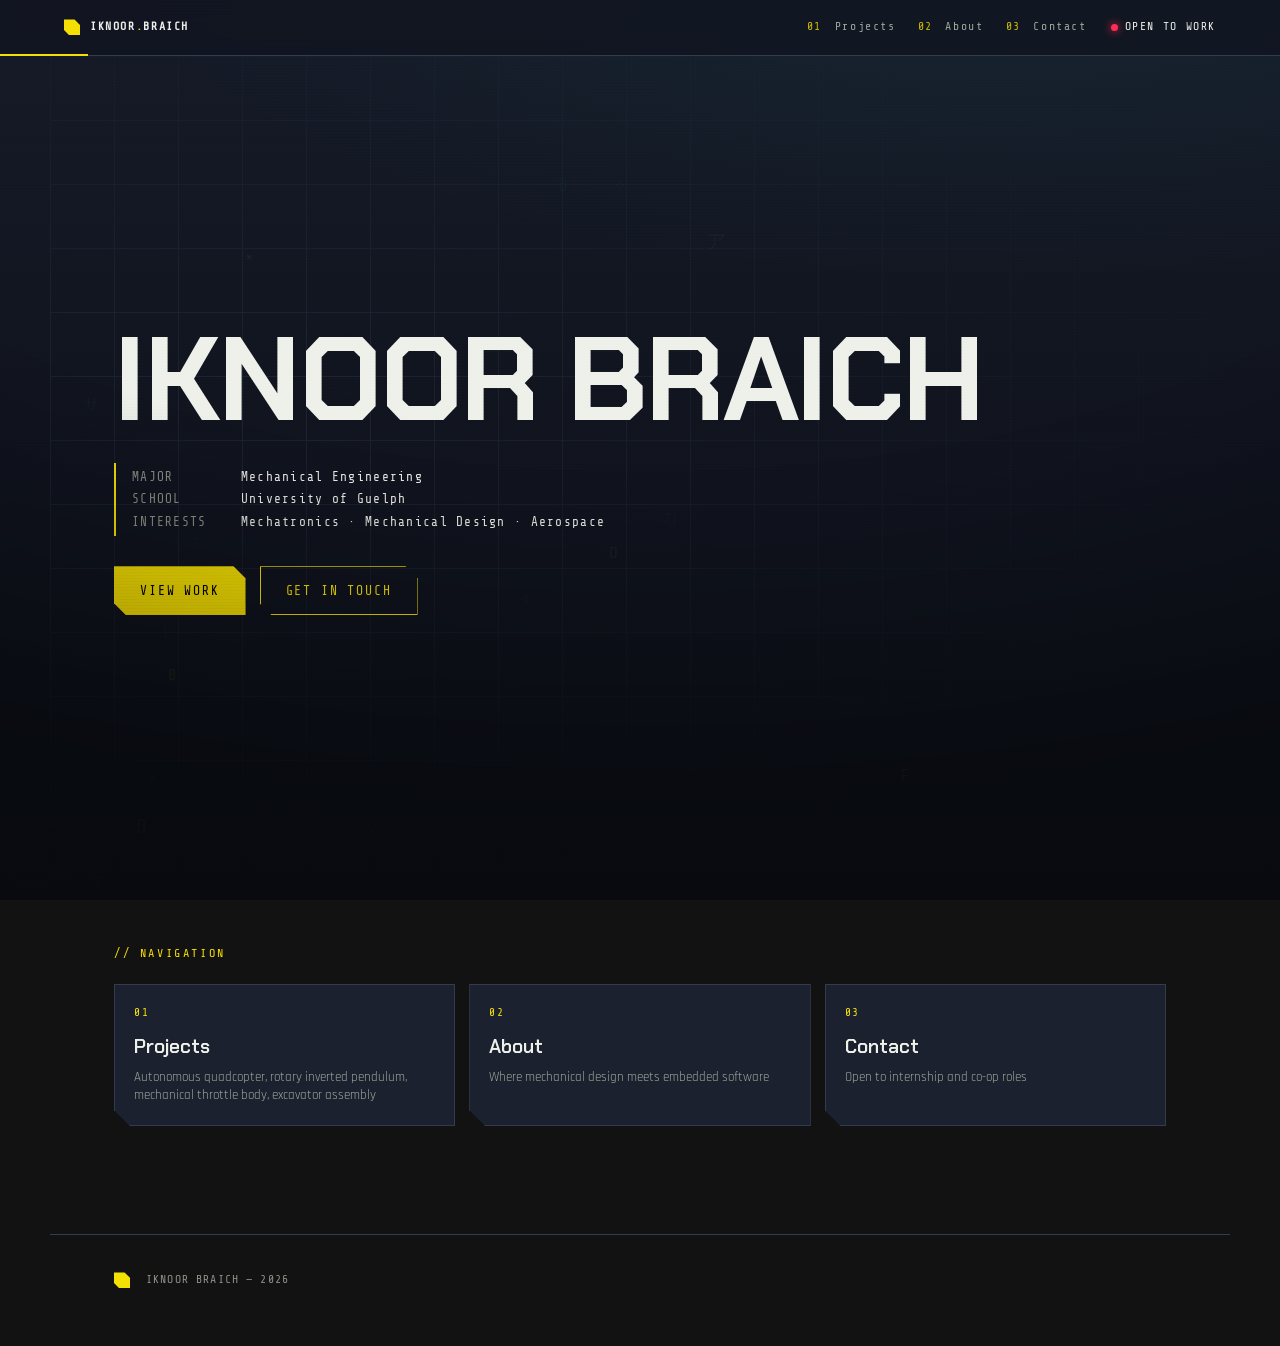
<file: index.html>
<!DOCTYPE html>
<html lang="en">
<head>
<meta charset="UTF-8" />
<meta name="viewport" content="width=device-width, initial-scale=1" />
<title>Iknoor Braich — Engineering Portfolio</title>
<meta name="description" content="Engineering portfolio of Iknoor Braich: robotics, control systems, embedded software and design-for-manufacturing." />
<meta name="color-scheme" content="dark" />
<meta name="theme-color" content="#111520" />
<noscript><style>.reveal{opacity:1!important;transform:none!important}.page{animation:none!important}.gallery[hidden]{display:grid!important}</style></noscript>
<link rel="preconnect" href="https://fonts.googleapis.com" />
<link rel="preconnect" href="https://fonts.gstatic.com" crossorigin />
<link href="https://fonts.googleapis.com/css2?family=Chakra+Petch:wght@500;600;700&family=Rajdhani:wght@400;500;600;700&family=Share+Tech+Mono&display=swap" rel="stylesheet" />
<link rel="stylesheet" href="styles.css" />
<link rel="icon" href="data:image/svg+xml,%3Csvg xmlns='http://www.w3.org/2000/svg' viewBox='0 0 32 32'%3E%3Crect width='32' height='32' fill='%23111520'/%3E%3Cpath d='M6 6h13l7 7v13H13l-7-7z' fill='none' stroke='%23F5E003' stroke-width='2.5'/%3E%3C/svg%3E" />
</head>
<body>
<a class="skip" href="#main">Skip to content</a>
<canvas class="fx" id="fx" aria-hidden="true"></canvas>

<header class="hud">
  <a href="index.html" class="hud__brand" aria-label="Iknoor Braich — home">
    <span class="hud__mark" aria-hidden="true"></span>
    <span class="hud__name">IKNOOR<span class="dim">.</span>BRAICH</span>
  </a>
  <nav class="hud__nav" aria-label="Primary">
    <a href="projects.html"><span class="idx">01</span> Projects</a>
    <a href="about.html"><span class="idx">02</span> About</a>
    <a href="contact.html"><span class="idx">03</span> Contact</a>
  </nav>
  <div class="hud__status">
    <span class="hud__live"><i aria-hidden="true"></i>OPEN&nbsp;TO&nbsp;WORK</span>
  </div>
  <button class="hud__toggle" id="navToggle" aria-expanded="false" aria-controls="mobileNav">
    <span></span><span></span><span></span><em class="vh">Menu</em>
  </button>
</header>

<div class="mobile-nav" id="mobileNav" hidden>
  <a href="projects.html"><span class="idx">01</span> Projects</a>
  <a href="about.html"><span class="idx">02</span> About</a>
  <a href="contact.html"><span class="idx">03</span> Contact</a>
  <a class="mobile-nav__mail" href="mailto:ibraich@uoguelph.ca">ibraich@uoguelph.ca</a>
</div>

<aside class="spine" aria-hidden="true">
  <a href="projects.html" data-page="projects">01</a>
  <a href="about.html" data-page="about">02</a>
  <a href="contact.html" data-page="contact">03</a>
  <span class="spine__line"></span>
</aside>

<main id="main">
  <section class="hero">
    <div class="hero__grid" aria-hidden="true"></div>
    <div class="hero__inner">
      <h1 class="hero__name glitch" data-text="IKNOOR BRAICH" data-boot="1">IKNOOR BRAICH</h1>

      <div class="readout reveal" data-boot="2">
        <p><span class="k">MAJOR</span><span class="v">Mechanical Engineering</span></p>
        <p><span class="k">SCHOOL</span><span class="v">University of Guelph</span></p>
        <p><span class="k">INTERESTS</span><span class="v">Mechatronics · Mechanical Design · Aerospace</span></p>
      </div>

      <div class="hero__cta reveal" data-boot="3">
        <a class="btn btn--primary" href="projects.html">View work</a>
        <a class="btn btn--ghost" href="contact.html">Get in touch</a>
      </div>
    </div>

  </section>

  <nav class="deck" aria-label="Sections">
    <p class="deck__eyebrow">// NAVIGATION</p>
    <a href="projects.html"><span class="n">01</span><span class="t">Projects</span><span class="d">Autonomous quadcopter, rotary inverted pendulum, mechanical throttle body, excavator assembly</span></a>
    <a href="about.html"><span class="n">02</span><span class="t">About</span><span class="d">Where mechanical design meets embedded software</span></a>
    <a href="contact.html"><span class="n">03</span><span class="t">Contact</span><span class="d">Open to internship and co-op roles</span></a>
  </nav>
</main>

<footer class="foot">
  <span class="hud__mark" aria-hidden="true"></span>
  <p>IKNOOR BRAICH — 2026</p>
</footer>

<script src="main.js"></script>
</body>
</html>
</file>
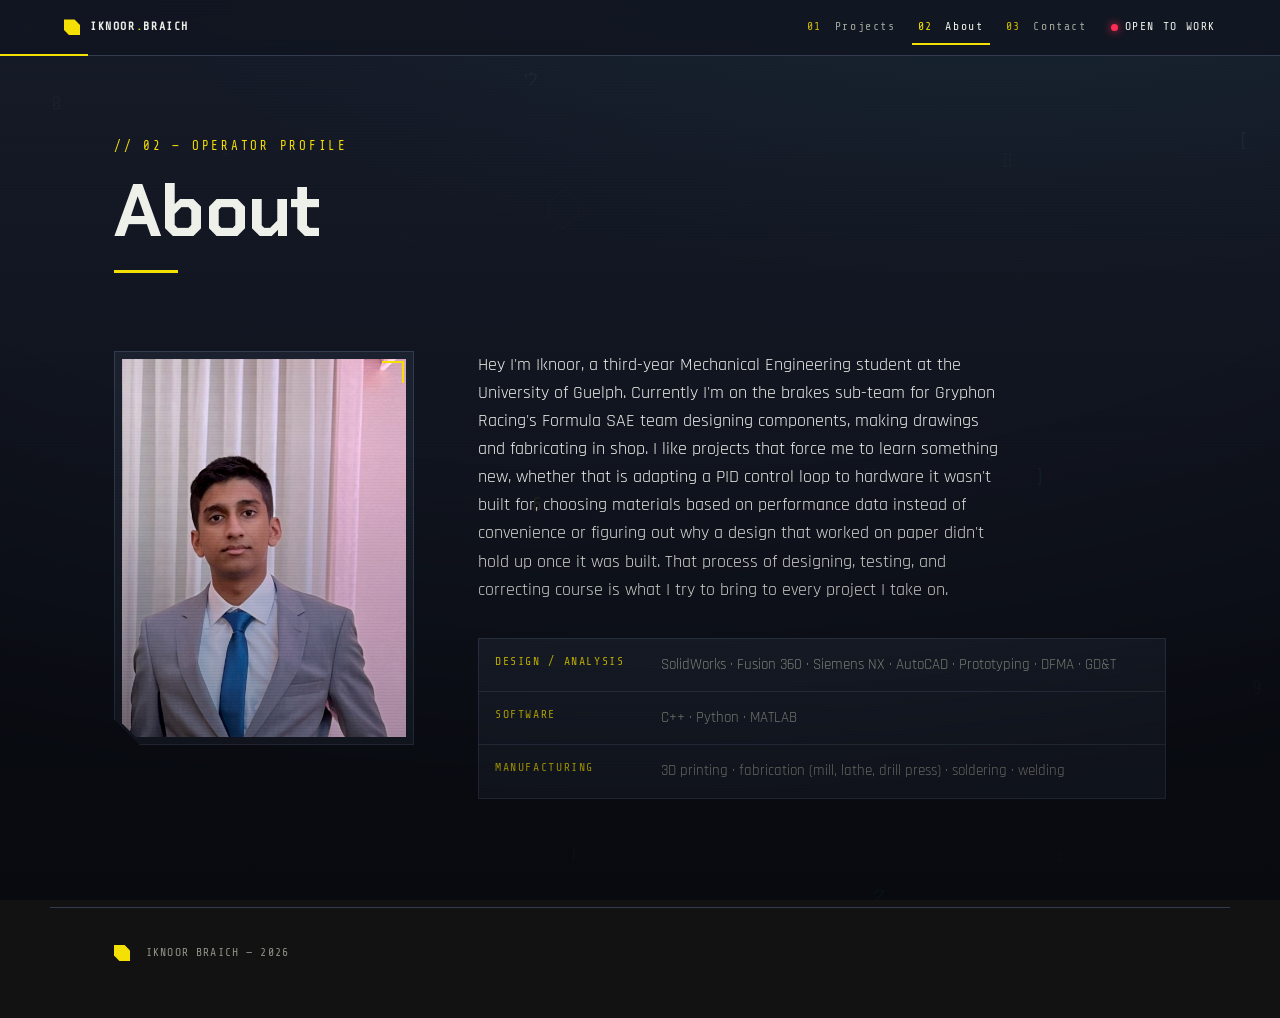
<file: about.html>
<!DOCTYPE html>
<html lang="en">
<head>
<meta charset="UTF-8" />
<meta name="viewport" content="width=device-width, initial-scale=1" />
<title>About — Iknoor Braich</title>
<meta name="description" content="About Iknoor Braich — a mechatronics engineering student working where mechanical design meets embedded software." />
<meta name="color-scheme" content="dark" />
<meta name="theme-color" content="#111520" />
<noscript><style>.reveal{opacity:1!important;transform:none!important}.page{animation:none!important}</style></noscript>
<link rel="preconnect" href="https://fonts.googleapis.com" />
<link rel="preconnect" href="https://fonts.gstatic.com" crossorigin />
<link href="https://fonts.googleapis.com/css2?family=Chakra+Petch:wght@500;600;700&family=Rajdhani:wght@400;500;600;700&family=Share+Tech+Mono&display=swap" rel="stylesheet" />
<link rel="stylesheet" href="styles.css" />
<link rel="icon" href="data:image/svg+xml,%3Csvg xmlns='http://www.w3.org/2000/svg' viewBox='0 0 32 32'%3E%3Crect width='32' height='32' fill='%23111520'/%3E%3Cpath d='M6 6h13l7 7v13H13l-7-7z' fill='none' stroke='%23F5E003' stroke-width='2.5'/%3E%3C/svg%3E" />
</head>
<body>
<a class="skip" href="#main">Skip to content</a>
<canvas class="fx" id="fx" aria-hidden="true"></canvas>

<header class="hud">
  <a href="index.html" class="hud__brand" aria-label="Iknoor Braich — home">
    <span class="hud__mark" aria-hidden="true"></span>
    <span class="hud__name">IKNOOR<span class="dim">.</span>BRAICH</span>
  </a>
  <nav class="hud__nav" aria-label="Primary">
    <a href="projects.html"><span class="idx">01</span> Projects</a>
    <a href="about.html"><span class="idx">02</span> About</a>
    <a href="contact.html"><span class="idx">03</span> Contact</a>
  </nav>
  <div class="hud__status">
    <span class="hud__live"><i aria-hidden="true"></i>OPEN&nbsp;TO&nbsp;WORK</span>
  </div>
  <button class="hud__toggle" id="navToggle" aria-expanded="false" aria-controls="mobileNav">
    <span></span><span></span><span></span><em class="vh">Menu</em>
  </button>
</header>

<div class="mobile-nav" id="mobileNav" hidden>
  <a href="projects.html"><span class="idx">01</span> Projects</a>
  <a href="about.html"><span class="idx">02</span> About</a>
  <a href="contact.html"><span class="idx">03</span> Contact</a>
  <a class="mobile-nav__mail" href="mailto:ibraich@uoguelph.ca">ibraich@uoguelph.ca</a>
</div>

<aside class="spine" aria-hidden="true">
  <a href="projects.html" data-page="projects">01</a>
  <a href="about.html" data-page="about">02</a>
  <a href="contact.html" data-page="contact">03</a>
  <span class="spine__line"></span>
</aside>

<main id="main">
<div class="page">

  <header class="pagehead reveal">
    <p class="kicker">// 02 — OPERATOR PROFILE</p>
    <h1>About</h1>
  </header>

  <div class="about reveal">
    <figure class="about__portrait frame">
      <img src="assets/img/portrait.jpg" alt="Portrait of Iknoor Braich" loading="lazy" decoding="async" width="900" height="1200" />
    </figure>

    <div class="about__text">
      <p>
        Hey I'm Iknoor, a third-year Mechanical Engineering student at the University of Guelph. Currently I'm on
        the brakes sub-team for Gryphon Racing's Formula SAE team designing components, making drawings and
        fabricating in shop. I like projects that force me to learn something new, whether that is adapting a PID
        control loop to hardware it wasn't built for, choosing materials based on performance data instead of
        convenience or figuring out why a design that worked on paper didn't hold up once it was built. That
        process of designing, testing, and correcting course is what I try to bring to every project I take on.
      </p>

      <dl class="caps">
        <div><dt>Design / Analysis</dt><dd>SolidWorks · Fusion 360 · Siemens NX · AutoCAD · Prototyping · DFMA · GD&amp;T</dd></div>
        <div><dt>Software</dt><dd>C++ · Python · MATLAB</dd></div>
        <div><dt>Manufacturing</dt><dd>3D printing · fabrication (mill, lathe, drill press) · soldering · welding</dd></div>
      </dl>
    </div>
  </div>

</div>
</main>

<footer class="foot">
  <span class="hud__mark" aria-hidden="true"></span>
  <p>IKNOOR BRAICH — 2026</p>
</footer>

<script src="main.js"></script>
</body>
</html>
</file>
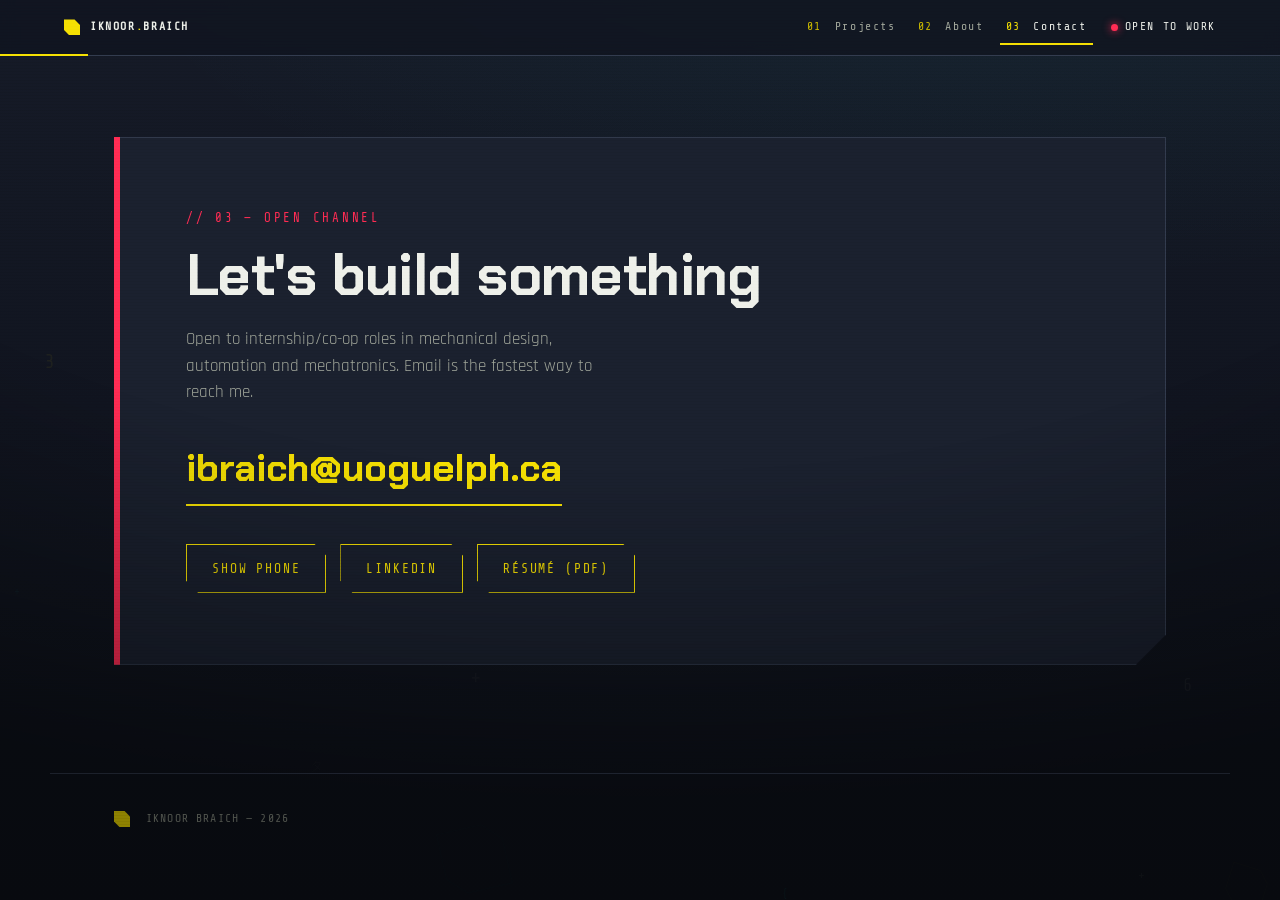
<file: contact.html>
<!DOCTYPE html>
<html lang="en">
<head>
<meta charset="UTF-8" />
<meta name="viewport" content="width=device-width, initial-scale=1" />
<title>Contact — Iknoor Braich</title>
<meta name="description" content="Contact Iknoor Braich — open to internship and co-op roles in robotics, controls and mechanical design." />
<meta name="color-scheme" content="dark" />
<meta name="theme-color" content="#111520" />
<noscript><style>.reveal{opacity:1!important;transform:none!important}.page{animation:none!important}</style></noscript>
<link rel="preconnect" href="https://fonts.googleapis.com" />
<link rel="preconnect" href="https://fonts.gstatic.com" crossorigin />
<link href="https://fonts.googleapis.com/css2?family=Chakra+Petch:wght@500;600;700&family=Rajdhani:wght@400;500;600;700&family=Share+Tech+Mono&display=swap" rel="stylesheet" />
<link rel="stylesheet" href="styles.css" />
<link rel="icon" href="data:image/svg+xml,%3Csvg xmlns='http://www.w3.org/2000/svg' viewBox='0 0 32 32'%3E%3Crect width='32' height='32' fill='%23111520'/%3E%3Cpath d='M6 6h13l7 7v13H13l-7-7z' fill='none' stroke='%23F5E003' stroke-width='2.5'/%3E%3C/svg%3E" />
</head>
<body>
<a class="skip" href="#main">Skip to content</a>
<canvas class="fx" id="fx" aria-hidden="true"></canvas>

<header class="hud">
  <a href="index.html" class="hud__brand" aria-label="Iknoor Braich — home">
    <span class="hud__mark" aria-hidden="true"></span>
    <span class="hud__name">IKNOOR<span class="dim">.</span>BRAICH</span>
  </a>
  <nav class="hud__nav" aria-label="Primary">
    <a href="projects.html"><span class="idx">01</span> Projects</a>
    <a href="about.html"><span class="idx">02</span> About</a>
    <a href="contact.html"><span class="idx">03</span> Contact</a>
  </nav>
  <div class="hud__status">
    <span class="hud__live"><i aria-hidden="true"></i>OPEN&nbsp;TO&nbsp;WORK</span>
  </div>
  <button class="hud__toggle" id="navToggle" aria-expanded="false" aria-controls="mobileNav">
    <span></span><span></span><span></span><em class="vh">Menu</em>
  </button>
</header>

<div class="mobile-nav" id="mobileNav" hidden>
  <a href="projects.html"><span class="idx">01</span> Projects</a>
  <a href="about.html"><span class="idx">02</span> About</a>
  <a href="contact.html"><span class="idx">03</span> Contact</a>
  <a class="mobile-nav__mail" href="mailto:ibraich@uoguelph.ca">ibraich@uoguelph.ca</a>
</div>

<aside class="spine" aria-hidden="true">
  <a href="projects.html" data-page="projects">01</a>
  <a href="about.html" data-page="about">02</a>
  <a href="contact.html" data-page="contact">03</a>
  <span class="spine__line"></span>
</aside>

<main id="main">
<div class="page">

  <div class="contact reveal">
    <p class="kicker kicker--red">// 03 — OPEN CHANNEL</p>
    <h1>Let's build something</h1>
    <p class="contact__lead">
      Open to internship/co-op roles in mechanical design, automation and mechatronics.
      Email is the fastest way to reach me.
    </p>
    <a class="contact__mail" href="mailto:ibraich@uoguelph.ca">ibraich@uoguelph.ca</a>
    <div class="contact__links">
      <button class="btn btn--ghost" type="button" data-phone="+1 226 792 7603">Show phone</button>
      <a class="btn btn--ghost" href="https://www.linkedin.com/in/iknoor-b-42a823330/" target="_blank" rel="noopener">LinkedIn</a>
      <a class="btn btn--ghost" href="Iknoor-Braich-Resume.pdf" target="_blank" rel="noopener">Résumé (PDF)</a>
    </div>
  </div>

</div>
</main>

<footer class="foot">
  <span class="hud__mark" aria-hidden="true"></span>
  <p>IKNOOR BRAICH — 2026</p>
</footer>

<script src="main.js"></script>
</body>
</html>
</file>
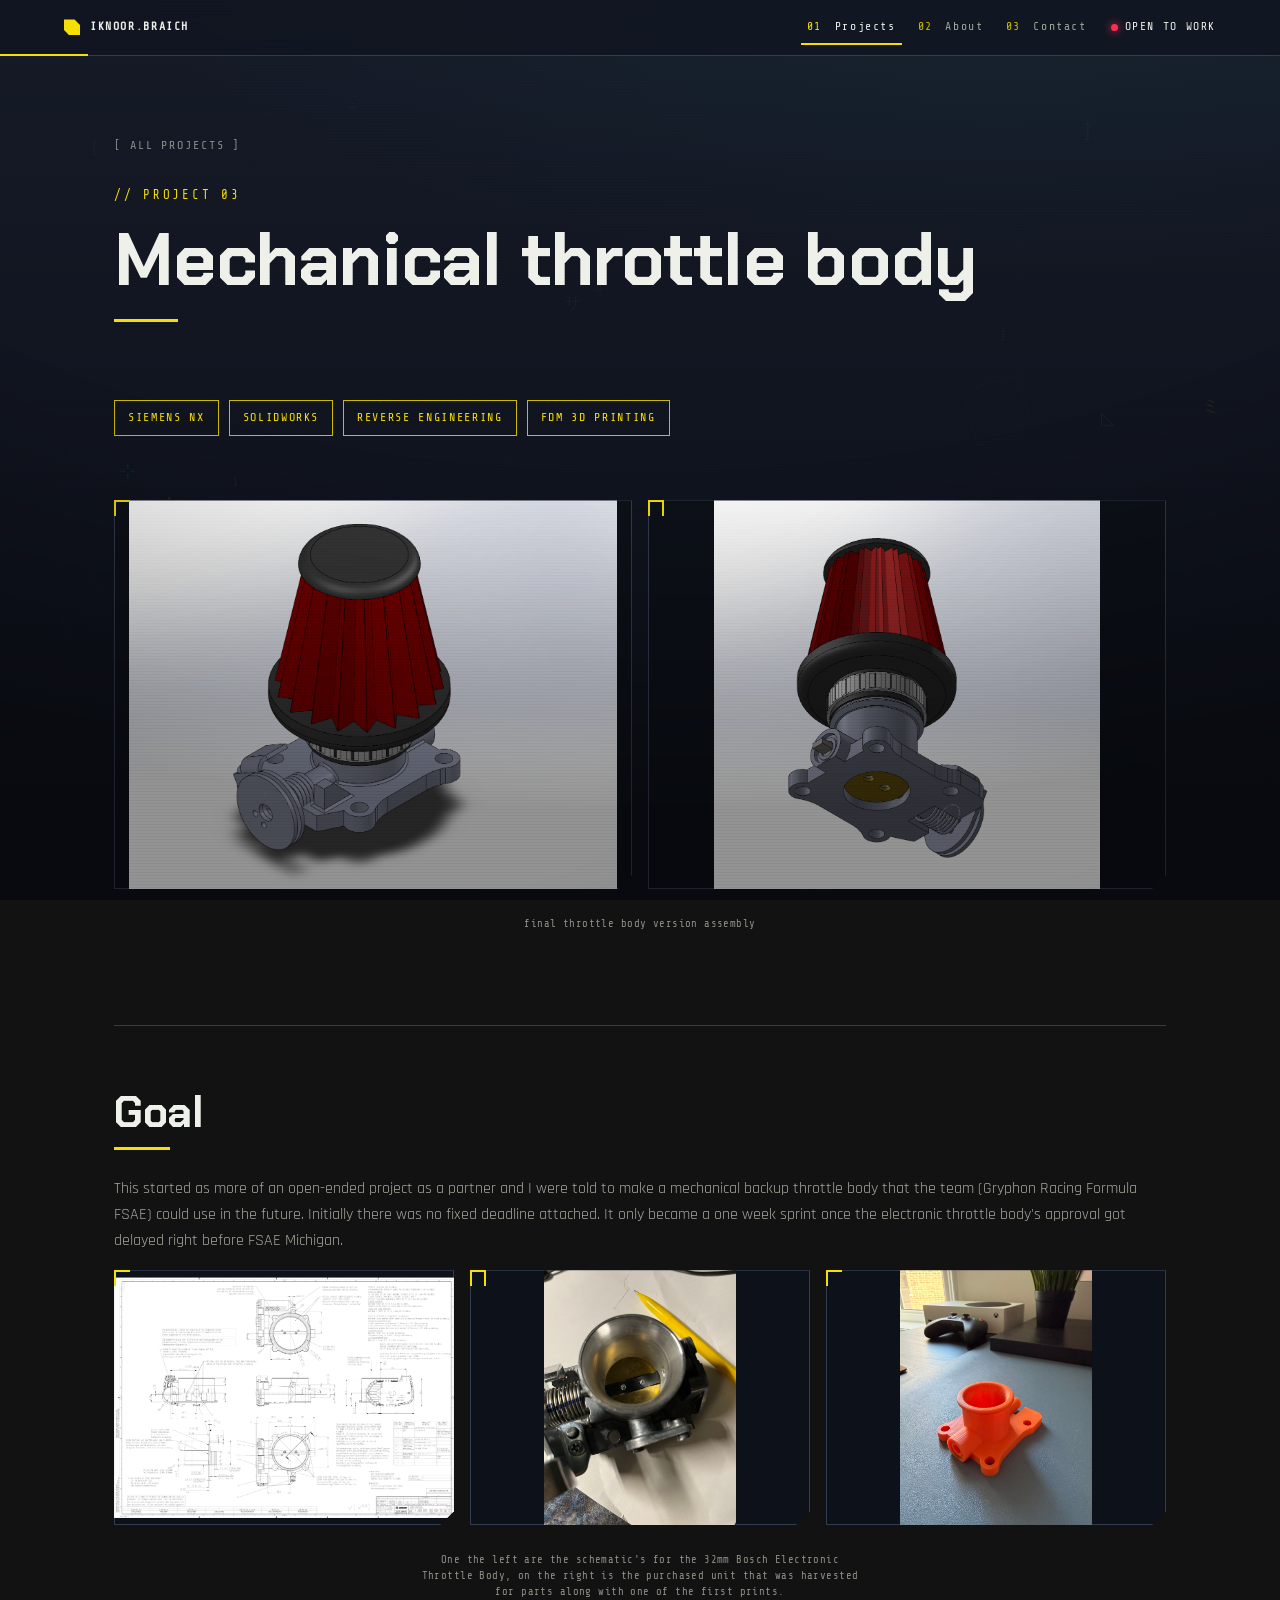
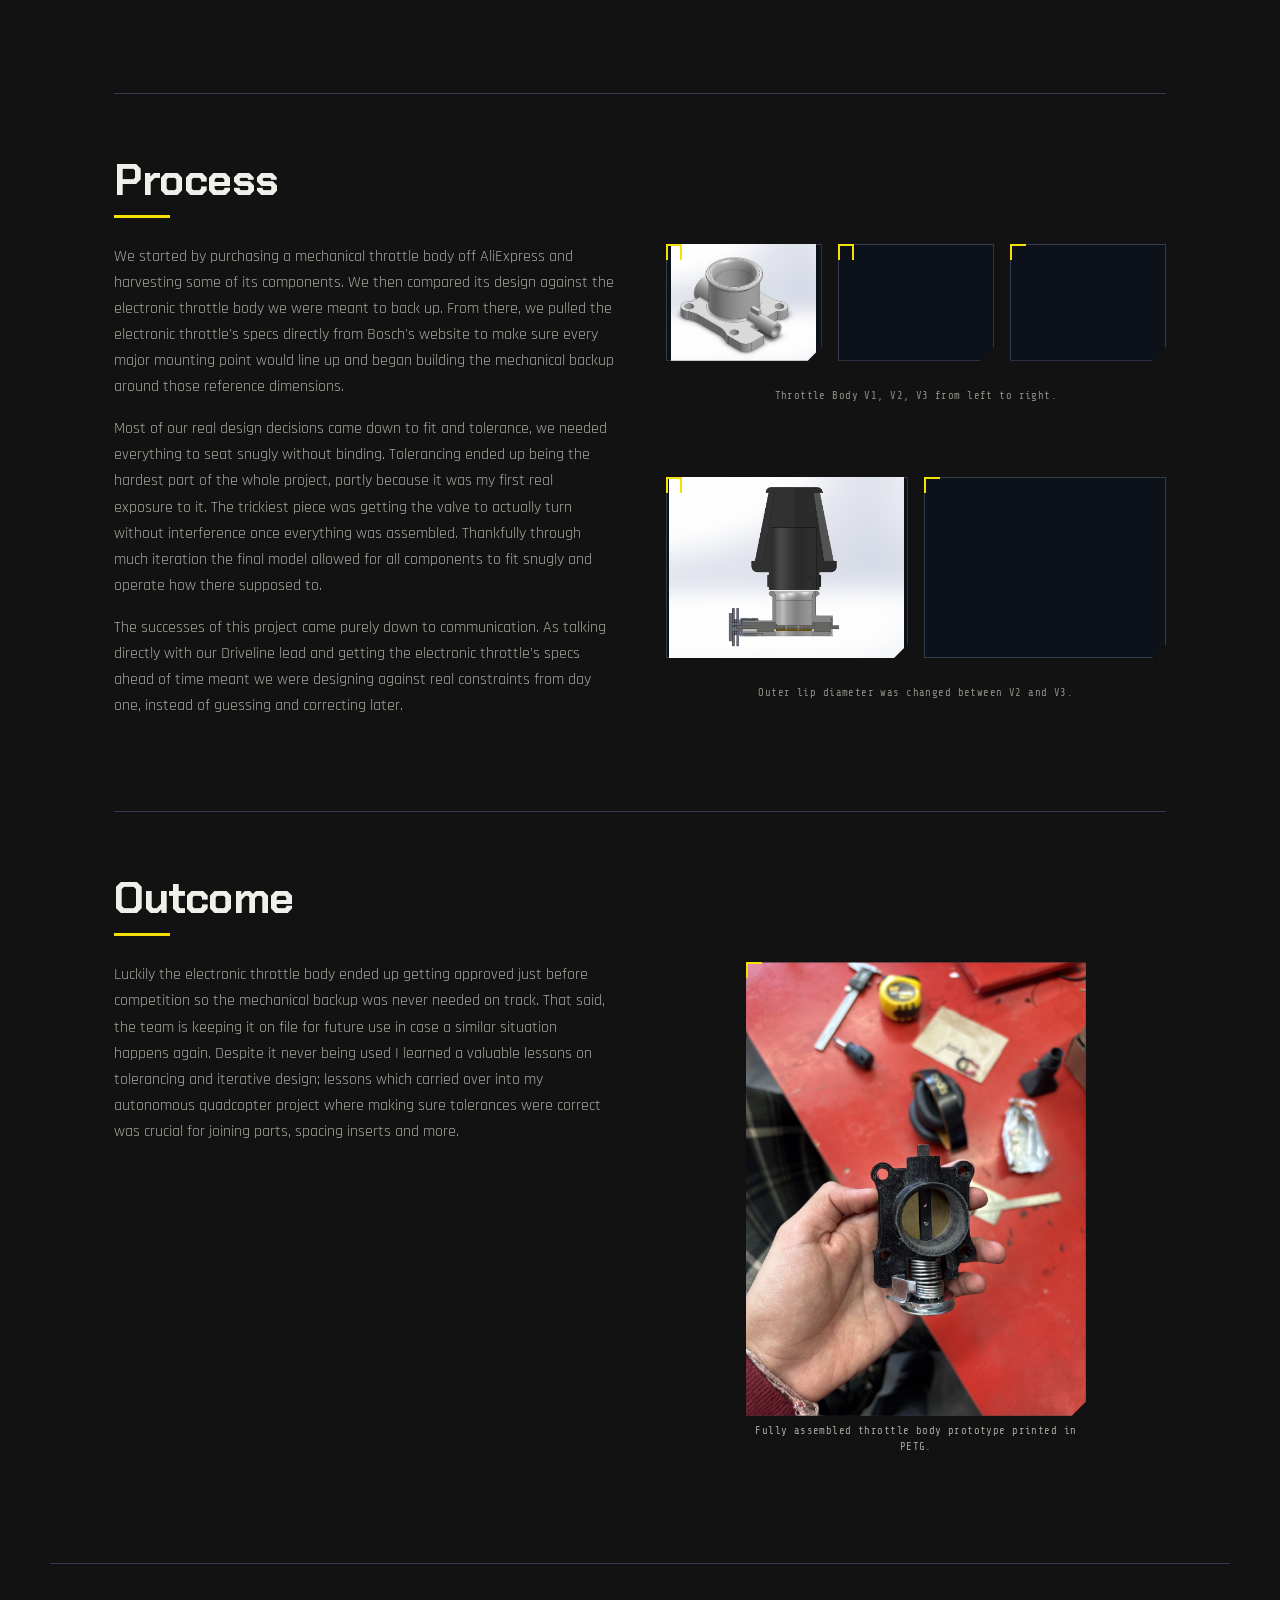
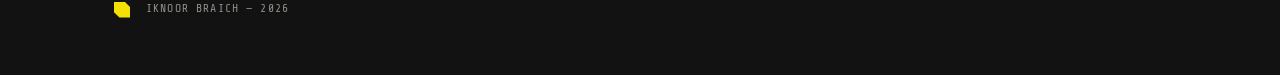
<file: project-throttle-body.html>
<!DOCTYPE html>
<html lang="en">
<head>
<meta charset="UTF-8" />
<meta name="viewport" content="width=device-width, initial-scale=1" />
<title>Mechanical throttle body — Iknoor Braich</title>
<meta name="description" content="Mechanical throttle body — a small-engine carburetor reverse-engineered into CAD and redesigned as a bolt-on throttle body. Project by Iknoor Braich." />
<meta name="color-scheme" content="dark" />
<meta name="theme-color" content="#111520" />
<noscript><style>.reveal{opacity:1!important;transform:none!important}.page{animation:none!important}</style></noscript>
<link rel="preconnect" href="https://fonts.googleapis.com" />
<link rel="preconnect" href="https://fonts.gstatic.com" crossorigin />
<link href="https://fonts.googleapis.com/css2?family=Chakra+Petch:wght@500;600;700&family=Rajdhani:wght@400;500;600;700&family=Share+Tech+Mono&display=swap" rel="stylesheet" />
<link rel="stylesheet" href="styles.css" />
<link rel="icon" href="data:image/svg+xml,%3Csvg xmlns='http://www.w3.org/2000/svg' viewBox='0 0 32 32'%3E%3Crect width='32' height='32' fill='%23111520'/%3E%3Cpath d='M6 6h13l7 7v13H13l-7-7z' fill='none' stroke='%23F5E003' stroke-width='2.5'/%3E%3C/svg%3E" />
</head>
<body>
<a class="skip" href="#main">Skip to content</a>
<canvas class="fx" id="fx" aria-hidden="true"></canvas>

<header class="hud">
  <a href="index.html" class="hud__brand" aria-label="Iknoor Braich — home">
    <span class="hud__mark" aria-hidden="true"></span>
    <span class="hud__name">IKNOOR<span class="dim">.</span>BRAICH</span>
  </a>
  <nav class="hud__nav" aria-label="Primary">
    <a href="projects.html"><span class="idx">01</span> Projects</a>
    <a href="about.html"><span class="idx">02</span> About</a>
    <a href="contact.html"><span class="idx">03</span> Contact</a>
  </nav>
  <div class="hud__status">
    <span class="hud__live"><i aria-hidden="true"></i>OPEN&nbsp;TO&nbsp;WORK</span>
  </div>
  <button class="hud__toggle" id="navToggle" aria-expanded="false" aria-controls="mobileNav">
    <span></span><span></span><span></span><em class="vh">Menu</em>
  </button>
</header>

<div class="mobile-nav" id="mobileNav" hidden>
  <a href="projects.html"><span class="idx">01</span> Projects</a>
  <a href="about.html"><span class="idx">02</span> About</a>
  <a href="contact.html"><span class="idx">03</span> Contact</a>
  <a class="mobile-nav__mail" href="mailto:ibraich@uoguelph.ca">ibraich@uoguelph.ca</a>
</div>

<aside class="spine" aria-hidden="true">
  <a href="projects.html" data-page="projects">01</a>
  <a href="about.html" data-page="about">02</a>
  <a href="contact.html" data-page="contact">03</a>
  <span class="spine__line"></span>
</aside>

<main id="main">
<div class="page">

  <p class="backlink"><a href="projects.html">All projects</a></p>

  <header class="pagehead reveal">
    <p class="kicker">// PROJECT 03</p>
    <h1>Mechanical throttle body</h1>
  </header>

  <div class="casebar reveal">
    <p class="stack">
      <span>Siemens NX</span><span>SolidWorks</span><span>Reverse engineering</span><span>FDM 3D printing</span>
    </p>
  </div>

  <div class="case__figs reveal">
    <figure><img src="assets/img/tb-hero-1.png" alt="SolidWorks render of the final throttle body assembly with a red cone filter fitted" loading="lazy" decoding="async" width="1600" height="1200" /></figure>
    <figure><img src="assets/img/tb-hero-2.png" alt="SolidWorks render of the final throttle body assembly from a second angle, showing the flange and diaphragm plate" loading="lazy" decoding="async" width="1120" height="1120" /></figure>
    <p class="case__cap">final throttle body version assembly</p>
  </div>

  <section class="case reveal">
    <h2>Goal</h2>
    <p class="case__wide">
      This started as more of an open-ended project as a partner and I were told to make a mechanical backup throttle
      body that the team (Gryphon Racing Formula FSAE) could use in the future. Initially there was no fixed deadline
      attached. It only became a one week sprint once the electronic throttle body's approval got delayed right before
      FSAE Michigan.
    </p>
    <div class="case__figs case__figs--3">
      <figure><img src="assets/img/tb-goal-1.png" alt="Bosch engineering drawing of the 32 mm electronic throttle body — orthographic views, dimensions and tolerances" loading="lazy" decoding="async" width="2072" height="1481" /></figure>
      <figure><img src="assets/img/tb-goal-2.jpg" alt="The purchased throttle body being measured with digital calipers" loading="lazy" decoding="async" width="1600" height="1200" /></figure>
      <figure><img src="assets/img/tb-goal-3.jpg" alt="One of the first 3D prints of the mechanical throttle body, in orange" loading="lazy" decoding="async" width="1500" height="1200" /></figure>
      <p class="case__cap">One the left are the schematic's for the 32mm Bosch Electronic Throttle Body, on the right is the purchased unit that was harvested for parts along with one of the first prints.</p>
    </div>
  </section>

  <section class="case reveal">
    <h2>Process</h2>
    <div class="case__split">
      <div>
        <p>
          We started by purchasing a mechanical throttle body off AliExpress and harvesting some of its components.
          We then compared its design against the electronic throttle body we were meant to back up. From there, we
          pulled the electronic throttle's specs directly from Bosch's website to make sure every major mounting point
          would line up and began building the mechanical backup around those reference dimensions.
        </p>
        <p>
          Most of our real design decisions came down to fit and tolerance, we needed everything to seat snugly
          without binding. Tolerancing ended up being the hardest part of the whole project, partly because it was my
          first real exposure to it. The trickiest piece was getting the valve to actually turn without interference
          once everything was assembled. Thankfully through much iteration the final model allowed for all components
          to fit snugly and operate how there supposed to.
        </p>
        <p>
          The successes of this project came purely down to communication. As talking directly with our Driveline
          lead and getting the electronic throttle's specs ahead of time meant we were designing against real
          constraints from day one, instead of guessing and correcting later.
        </p>
      </div>
      <div>
        <div class="case__figs case__figs--3">
          <figure><img src="assets/img/tb-v1.png" alt="SolidWorks model of throttle body version 1 — the bare flanged body with a hose barb" loading="lazy" decoding="async" width="1500" height="1100" /></figure>
          <figure><img src="assets/img/tb-v2.png" alt="SolidWorks model of throttle body version 2" loading="lazy" decoding="async" width="1500" height="1100" /></figure>
          <figure><img src="assets/img/tb-v3.png" alt="SolidWorks model of throttle body version 3" loading="lazy" decoding="async" width="1500" height="1100" /></figure>
          <p class="case__cap">Throttle Body V1, V2, V3 from left to right.</p>
        </div>
        <div class="case__figs">
          <figure><img src="assets/img/tb-lip-1.png" alt="SolidWorks front view of the assembly with a cutaway showing the internal valve linkage" loading="lazy" decoding="async" width="1120" height="1400" /></figure>
          <figure><img src="assets/img/tb-lip-2.png" alt="SolidWorks front view of the assembly showing the outer lip of the flange" loading="lazy" decoding="async" width="1050" height="1160" /></figure>
          <p class="case__cap">Outer lip diameter was changed between V2 and V3.</p>
        </div>
      </div>
    </div>
  </section>

  <section class="case reveal">
    <h2>Outcome</h2>
    <div class="case__split">
      <div>
        <p>
          Luckily the electronic throttle body ended up getting approved just before competition so the mechanical
          backup was never needed on track. That said, the team is keeping it on file for future use in case a similar
          situation happens again. Despite it never being used I learned a valuable lessons on tolerancing and
          iterative design; lessons which carried over into my autonomous quadcopter project where making sure
          tolerances were correct was crucial for joining parts, spacing inserts and more.
        </p>
      </div>
      <div class="case__figs case__figs--single">
        <figure><img src="assets/img/tb-outcome.jpg" alt="The fully assembled 3D-printed throttle body prototype held in hand on a workbench" loading="lazy" decoding="async" width="1500" height="2000" /><figcaption>Fully assembled throttle body prototype printed in PETG.</figcaption></figure>
      </div>
    </div>
  </section>

</div>
</main>

<footer class="foot">
  <span class="hud__mark" aria-hidden="true"></span>
  <p>IKNOOR BRAICH — 2026</p>
</footer>

<script src="main.js"></script>
</body>
</html>
</file>
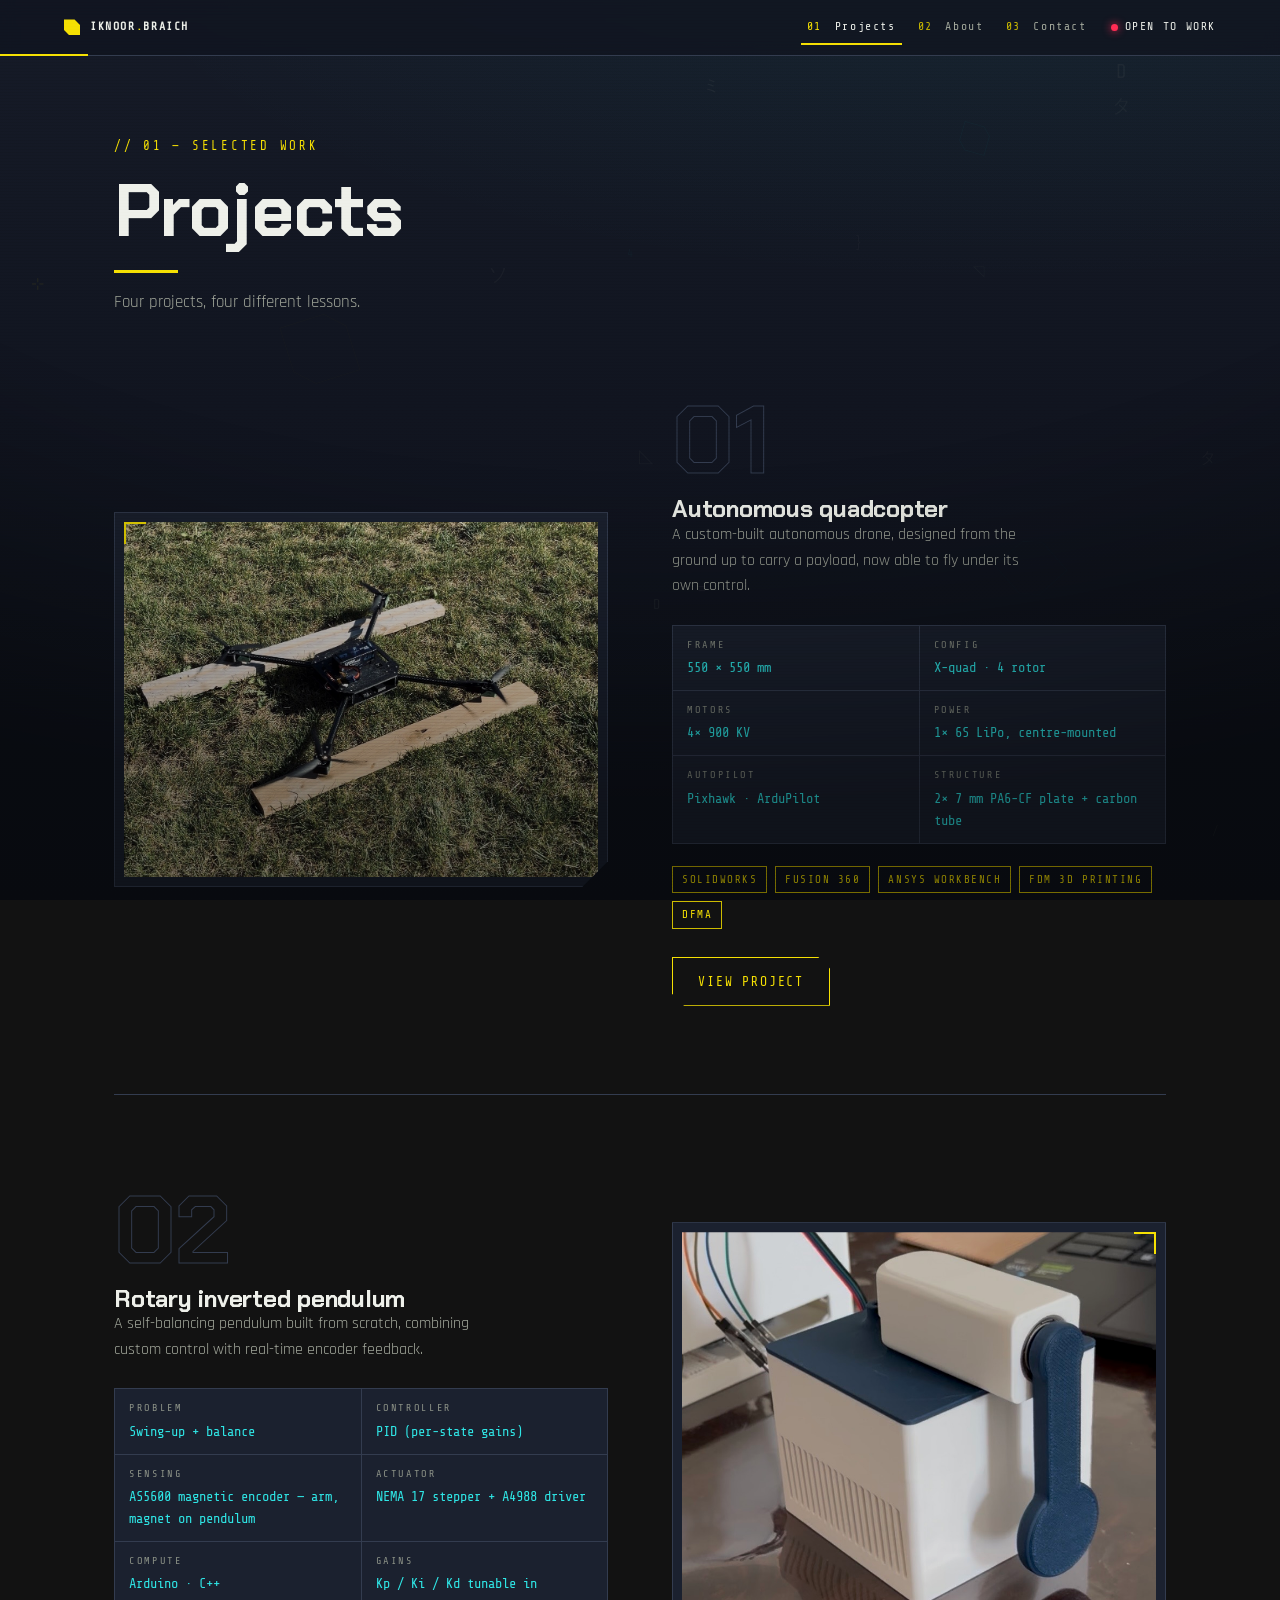
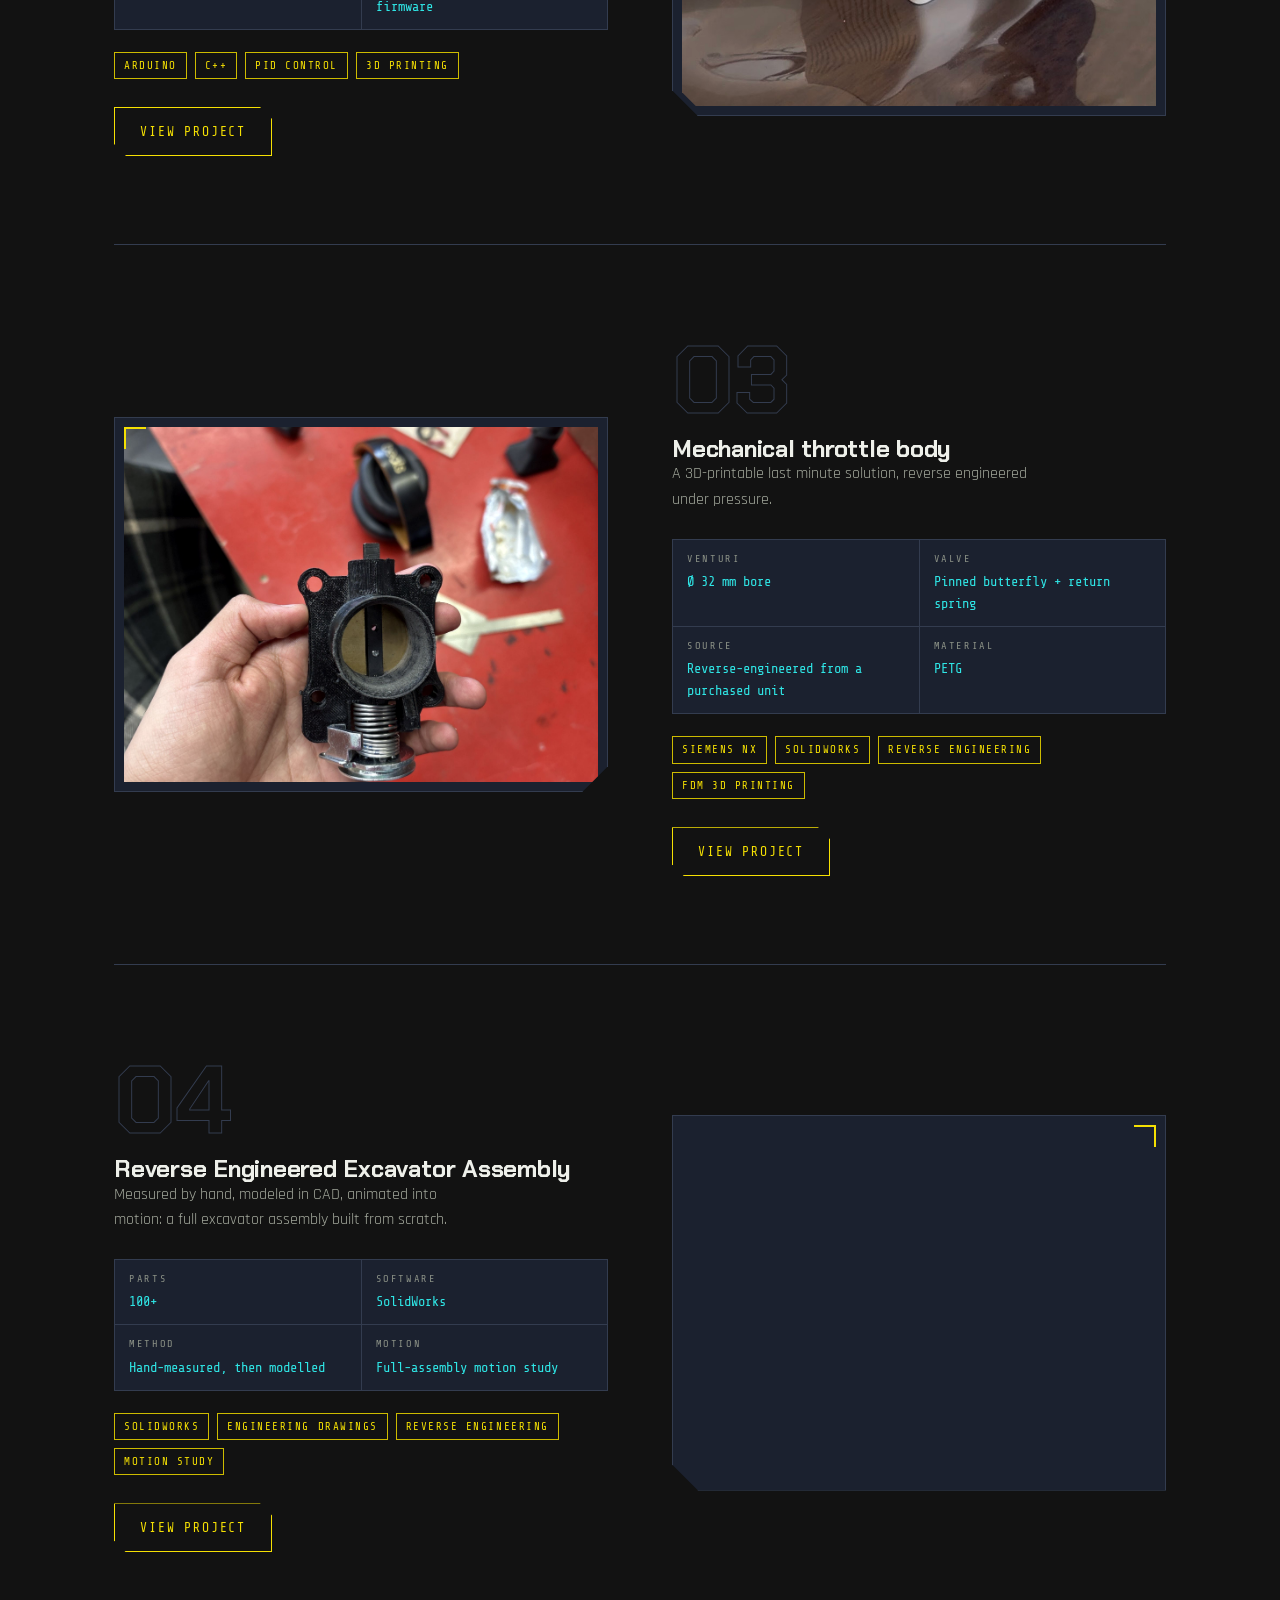
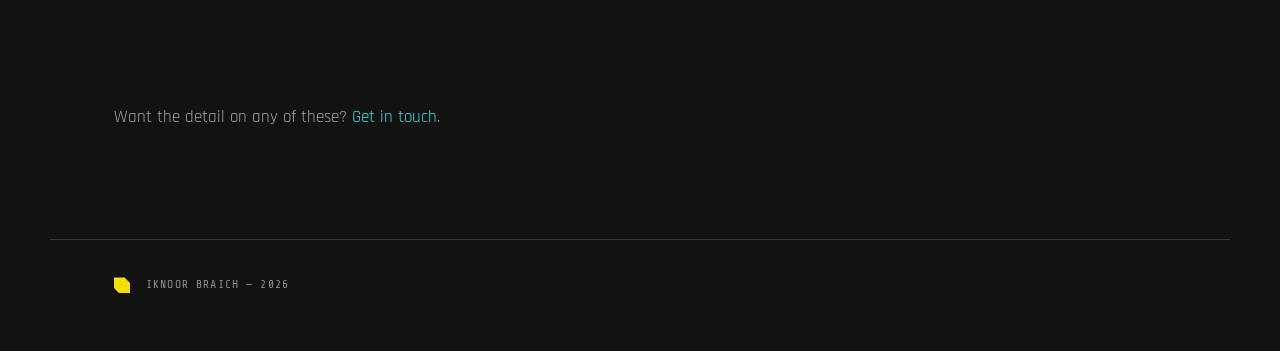
<file: projects.html>
<!DOCTYPE html>
<html lang="en">
<head>
<meta charset="UTF-8" />
<meta name="viewport" content="width=device-width, initial-scale=1" />
<title>Projects — Iknoor Braich</title>
<meta name="description" content="Engineering projects by Iknoor Braich: a coaxial-X octocopter, an inverted-pendulum control rig, a custom throttle body, and CAD / design-for-manufacturing studies." />
<meta name="color-scheme" content="dark" />
<meta name="theme-color" content="#111520" />
<noscript><style>.reveal{opacity:1!important;transform:none!important}.page{animation:none!important}.gallery[hidden]{display:grid!important}</style></noscript>
<link rel="preconnect" href="https://fonts.googleapis.com" />
<link rel="preconnect" href="https://fonts.gstatic.com" crossorigin />
<link href="https://fonts.googleapis.com/css2?family=Chakra+Petch:wght@500;600;700&family=Rajdhani:wght@400;500;600;700&family=Share+Tech+Mono&display=swap" rel="stylesheet" />
<link rel="stylesheet" href="styles.css" />
<link rel="icon" href="data:image/svg+xml,%3Csvg xmlns='http://www.w3.org/2000/svg' viewBox='0 0 32 32'%3E%3Crect width='32' height='32' fill='%23111520'/%3E%3Cpath d='M6 6h13l7 7v13H13l-7-7z' fill='none' stroke='%23F5E003' stroke-width='2.5'/%3E%3C/svg%3E" />
</head>
<body>
<a class="skip" href="#main">Skip to content</a>
<canvas class="fx" id="fx" aria-hidden="true"></canvas>

<header class="hud">
  <a href="index.html" class="hud__brand" aria-label="Iknoor Braich — home">
    <span class="hud__mark" aria-hidden="true"></span>
    <span class="hud__name">IKNOOR<span class="dim">.</span>BRAICH</span>
  </a>
  <nav class="hud__nav" aria-label="Primary">
    <a href="projects.html"><span class="idx">01</span> Projects</a>
    <a href="about.html"><span class="idx">02</span> About</a>
    <a href="contact.html"><span class="idx">03</span> Contact</a>
  </nav>
  <div class="hud__status">
    <span class="hud__live"><i aria-hidden="true"></i>OPEN&nbsp;TO&nbsp;WORK</span>
  </div>
  <button class="hud__toggle" id="navToggle" aria-expanded="false" aria-controls="mobileNav">
    <span></span><span></span><span></span><em class="vh">Menu</em>
  </button>
</header>

<div class="mobile-nav" id="mobileNav" hidden>
  <a href="projects.html"><span class="idx">01</span> Projects</a>
  <a href="about.html"><span class="idx">02</span> About</a>
  <a href="contact.html"><span class="idx">03</span> Contact</a>
  <a class="mobile-nav__mail" href="mailto:ibraich@uoguelph.ca">ibraich@uoguelph.ca</a>
</div>

<aside class="spine" aria-hidden="true">
  <a href="projects.html" data-page="projects">01</a>
  <a href="about.html" data-page="about">02</a>
  <a href="contact.html" data-page="contact">03</a>
  <span class="spine__line"></span>
</aside>

<main id="main">
<div class="page">

  <header class="pagehead reveal">
    <p class="kicker">// 01 — SELECTED WORK</p>
    <h1>Projects</h1>
    <p class="pagehead__lead">Four projects, four different lessons.</p>
  </header>

  <!-- Project 01 -->
  <article class="proj reveal">
    <div class="proj__media">
      <figure class="frame">
        <img src="assets/img/quad-assembled.jpg" alt="Autonomous quadcopter fully assembled and standing on grass before a flight test" width="1600" height="1200" decoding="async" />
      </figure>
    </div>
    <div class="proj__body">
      <span class="proj__no" aria-hidden="true">01</span>
      <h2>Autonomous quadcopter</h2>
      <p class="proj__brief">
        A custom-built autonomous drone, designed from the ground up to carry a payload, now able to fly under
        its own control.
      </p>
      <dl class="spec">
        <div><dt>Frame</dt><dd>550 × 550 mm</dd></div>
        <div><dt>Config</dt><dd>X-quad · 4 rotor</dd></div>
        <div><dt>Motors</dt><dd>4× 900 KV</dd></div>
        <div><dt>Power</dt><dd>1× 6S LiPo, centre-mounted</dd></div>
        <div><dt>Autopilot</dt><dd>Pixhawk · ArduPilot</dd></div>
        <div><dt>Structure</dt><dd>2× 7 mm PA6-CF plate + carbon tube</dd></div>
      </dl>
      <p class="stack"><span>SolidWorks</span><span>Fusion 360</span><span>Ansys Workbench</span><span>FDM 3D printing</span><span>DFMA</span></p>
      <a class="btn btn--ghost btn--case" href="project-quadcopter.html">View project</a>
    </div>
  </article>

  <!-- Project 02 -->
  <article class="proj proj--flip reveal">
    <div class="proj__media">
      <figure class="frame frame--tall">
        <img src="assets/img/balance-rig.jpg" alt="The rotary inverted pendulum rig: a printed enclosure with a horizontal arm and a weighted pendulum at its tip, wired to a driver board" loading="lazy" decoding="async" width="878" height="2062" style="object-position:center 60%" />
      </figure>
    </div>
    <div class="proj__body">
      <span class="proj__no" aria-hidden="true">02</span>
      <h2>Rotary inverted pendulum</h2>
      <p class="proj__brief">
        A self-balancing pendulum built from scratch, combining custom control with real-time encoder feedback.
      </p>
      <dl class="spec">
        <div><dt>Problem</dt><dd>Swing-up + balance</dd></div>
        <div><dt>Controller</dt><dd>PID (per-state gains)</dd></div>
        <div><dt>Sensing</dt><dd>AS5600 magnetic encoder — arm, magnet on pendulum</dd></div>
        <div><dt>Actuator</dt><dd>NEMA 17 stepper + A4988 driver</dd></div>
        <div><dt>Compute</dt><dd>Arduino · C++</dd></div>
        <div><dt>Gains</dt><dd>Kp / Ki / Kd tunable in firmware</dd></div>
      </dl>
      <p class="stack"><span>Arduino</span><span>C++</span><span>PID control</span><span>3D printing</span></p>
      <a class="btn btn--ghost btn--case" href="project-pendulum.html">View project</a>
    </div>
  </article>

  <!-- Project 03 -->
  <article class="proj reveal">
    <div class="proj__media">
      <figure class="frame">
        <img src="assets/img/intake-printed.jpg" alt="A 3D-printed throttle body held in hand on a workbench, with calipers and layout tools behind it" loading="lazy" decoding="async" width="1500" height="2000" />
      </figure>
    </div>
    <div class="proj__body">
      <span class="proj__no" aria-hidden="true">03</span>
      <h2>Mechanical throttle body</h2>
      <p class="proj__brief">
        A 3D-printable last minute solution, reverse engineered under pressure.
      </p>
      <dl class="spec">
        <div><dt>Venturi</dt><dd>Ø 32 mm bore</dd></div>
        <div><dt>Valve</dt><dd>Pinned butterfly + return spring</dd></div>
        <div><dt>Source</dt><dd>Reverse-engineered from a purchased unit</dd></div>
        <div><dt>Material</dt><dd>PETG</dd></div>
      </dl>
      <p class="stack"><span>Siemens NX</span><span>SolidWorks</span><span>Reverse engineering</span><span>FDM 3D printing</span></p>
      <a class="btn btn--ghost btn--case" href="project-throttle-body.html">View project</a>
    </div>
  </article>

  <!-- Project 04 -->
  <article class="proj proj--flip reveal">
    <div class="proj__media">
      <figure class="frame">
        <img src="assets/img/excavator.png" alt="SolidWorks assembly of a reverse-engineered excavator — boom, arm, bucket linkage, geared drive wheels and body, in default blue and yellow" loading="lazy" decoding="async" width="1512" height="1187" />
      </figure>
    </div>
    <div class="proj__body">
      <span class="proj__no" aria-hidden="true">04</span>
      <h2>Reverse Engineered Excavator Assembly</h2>
      <p class="proj__brief">
        Measured by hand, modeled in CAD, animated into motion: a full excavator assembly built from scratch.
      </p>
      <dl class="spec">
        <div><dt>Parts</dt><dd>100+</dd></div>
        <div><dt>Software</dt><dd>SolidWorks</dd></div>
        <div><dt>Method</dt><dd>Hand-measured, then modelled</dd></div>
        <div><dt>Motion</dt><dd>Full-assembly motion study</dd></div>
      </dl>
      <p class="stack"><span>SolidWorks</span><span>Engineering drawings</span><span>Reverse engineering</span><span>Motion study</span></p>
      <a class="btn btn--ghost btn--case" href="project-excavator.html">View project</a>
    </div>
  </article>

  <p class="pagehead__lead reveal" style="margin-top:64px">
    Want the detail on any of these? <a href="contact.html">Get in touch</a>.
  </p>

</div>
</main>

<footer class="foot">
  <span class="hud__mark" aria-hidden="true"></span>
  <p>IKNOOR BRAICH — 2026</p>
</footer>

<script src="main.js"></script>
</body>
</html>
</file>
<file: styles.css>
/* =========================================================
   IKNOOR BRAICH — engineering portfolio (multi-page)
   Aesthetic: "operator HUD" — hazard yellow + cyan data on a
   backlit gunmetal console, drifting glyph artifacts behind.
   ========================================================= */

:root{
  /* base — lifted off pure black to read like a backlit screen */
  --void:#111520;
  --carbon:#161b27;
  --panel:#1b212f;
  --steel:#242c3c;
  --line:#333c4f;

  /* accents — each has one fixed job */
  --haz:#f5e003;        /* identity + everything interactive */
  --haz-deep:#cdbb00;
  --wire:#2fe6e6;       /* data values, links */
  --flux:#ff2d55;       /* live / alert / glitch only */
  --petrol:#123540;

  /* text */
  --bone:#eef0ea;
  --ash:#a3a89c;        /* secondary text  (>6:1 on void) */
  --ash-dim:#8b9186;    /* mono micro-labels (>4.5:1 on void) */

  --chamfer:14px;
  --maxw:1180px;
  --gutter:clamp(20px,5vw,64px);

  --f-display:'Chakra Petch',system-ui,sans-serif;
  --f-ui:'Rajdhani',system-ui,sans-serif;
  --f-mono:'Share Tech Mono',ui-monospace,'Cascadia Mono',monospace;
}

*,*::before,*::after{box-sizing:border-box}
html{scroll-behavior:smooth}
@media (prefers-reduced-motion:reduce){html{scroll-behavior:auto}}

body{
  margin:0;
  background:
    radial-gradient(120% 70% at 78% -10%,rgba(47,230,230,.06),transparent 60%),
    linear-gradient(180deg,#161b28 0%,#111520 45%,#0e121b 100%);
  background-attachment:fixed;
  color:var(--bone);
  font-family:var(--f-ui);
  font-size:clamp(15px,1rem,17px);
  line-height:1.6;
  font-weight:400;
  -webkit-font-smoothing:antialiased;
  overflow-x:hidden;
  min-height:100vh;
}

/* drifting-artifact canvas — sits behind all content */
.fx{
  position:fixed;
  inset:0;
  width:100%;
  height:100%;
  z-index:0;
  pointer-events:none;
  opacity:.55;
}

/* scanline + vignette overlays (above content, subtle) */
body::after{
  content:"";
  position:fixed;inset:0;pointer-events:none;z-index:9999;
  background:repeating-linear-gradient(0deg,rgba(0,0,0,.13) 0 1px,transparent 1px 3px);
  mix-blend-mode:overlay;
  opacity:.42;
}
body::before{
  content:"";
  position:fixed;inset:0;pointer-events:none;z-index:9998;
  background:radial-gradient(125% 90% at 50% 0%,transparent 58%,rgba(0,0,0,.42) 100%);
}

/* keep real content above the artifact canvas */
.hud,.mobile-nav,.spine,main,.foot{position:relative;z-index:1}
.hud{z-index:100}
.spine{z-index:40}

img{max-width:100%;height:auto;display:block}
h1,h2,h3{font-family:var(--f-display);font-weight:700;line-height:1.02;margin:0;letter-spacing:-.01em}

a{color:var(--wire);text-decoration:none}
a:hover{color:var(--bone)}

::selection{background:var(--haz);color:#000}
:focus-visible{outline:2px solid var(--haz);outline-offset:3px}

.vh,.skip{position:absolute;width:1px;height:1px;overflow:hidden;clip:rect(0 0 0 0);white-space:nowrap}
.skip:focus{
  position:fixed;top:10px;left:10px;width:auto;height:auto;clip:auto;
  background:var(--haz);color:#000;padding:10px 16px;z-index:10000;
  font-family:var(--f-mono);font-size:.8rem;
}

/* ============ HUD / TOP BAR ============ */
.hud{
  position:sticky;top:0;
  display:flex;align-items:center;gap:24px;
  padding:0 var(--gutter);
  height:56px;
  background:rgba(17,21,32,.82);
  backdrop-filter:blur(8px);
  border-bottom:1px solid var(--line);
  font-family:var(--f-mono);
  font-size:.72rem;
  letter-spacing:.14em;
}
.hud::after{content:"";position:absolute;left:0;bottom:-1px;width:88px;height:2px;background:var(--haz)}
.hud__brand{display:flex;align-items:center;gap:10px;color:var(--bone)}
.hud__brand:hover{color:var(--bone)}
.hud__mark{
  width:16px;height:16px;flex:none;background:var(--haz);
  clip-path:polygon(0 0,66% 0,100% 34%,100% 100%,34% 100%,0 66%);
}
.hud__name{font-weight:700}
.hud__name .dim{color:var(--haz)}

.hud__nav{display:flex;gap:22px;margin-left:auto}
.hud__nav a{color:var(--ash);position:relative;padding:6px 0}
.hud__nav a .idx{color:var(--haz-deep);margin-right:5px}
.hud__nav a:hover,.hud__nav a.is-active{color:var(--bone)}
.hud__nav a.is-active .idx{color:var(--haz)}
.hud__nav a.is-active::after{content:"";position:absolute;left:-6px;right:-6px;bottom:-2px;height:2px;background:var(--haz)}

.hud__status{display:flex;align-items:center;color:var(--ash)}
.hud__live{display:flex;align-items:center;gap:7px;color:var(--bone)}
.hud__live i{
  width:7px;height:7px;border-radius:50%;background:var(--flux);
  box-shadow:0 0 8px var(--flux);
  animation:pulse 2.4s ease-in-out infinite;
}
@keyframes pulse{0%,100%{opacity:1}50%{opacity:.3}}
.hud__toggle{display:none}

/* mobile nav */
.mobile-nav{
  position:fixed;inset:56px 0 auto 0;z-index:99;
  background:var(--carbon);
  border-bottom:1px solid var(--line);
  padding:12px var(--gutter) 22px;
  flex-direction:column;gap:2px;
  font-family:var(--f-mono);letter-spacing:.12em;font-size:.9rem;
}
.mobile-nav[hidden]{display:none}
.mobile-nav:not([hidden]){display:flex}
.mobile-nav a{color:var(--bone);padding:14px 4px;border-bottom:1px solid var(--line)}
.mobile-nav a.is-active{color:var(--haz)}
.mobile-nav a .idx{color:var(--haz);margin-right:10px}
.mobile-nav__mail{color:var(--wire) !important;border-bottom:0 !important;word-break:break-all}

/* ============ LEFT PAGE-INDEX SPINE ============ */
.spine{
  position:fixed;left:0;top:0;bottom:0;
  width:56px;
  display:none;
  flex-direction:column;align-items:center;justify-content:center;gap:26px;
  font-family:var(--f-mono);font-size:.72rem;letter-spacing:.1em;
}
.spine a{color:var(--ash-dim);writing-mode:vertical-rl;padding:6px 4px;transition:color .2s}
.spine a::before{content:"[ "}
.spine a::after{content:" ]"}
.spine a:hover{color:var(--ash)}
.spine a.is-active{color:var(--haz)}
.spine__line{position:absolute;left:28px;top:12%;bottom:12%;width:1px;background:var(--line);z-index:-1}

/* ============ PAGE SHELL ============ */
main{display:block}
.page{
  max-width:var(--maxw);
  margin:0 auto;
  padding:clamp(60px,9vh,110px) var(--gutter) clamp(80px,12vh,140px);
  animation:pagein .5s ease both;
}
@keyframes pagein{from{opacity:0;transform:translateY(10px)}to{opacity:1;transform:none}}

.section__head,.pagehead{margin-bottom:clamp(44px,7vw,78px)}
.section__lead,.pagehead__lead{color:var(--ash);margin:16px 0 0;font-size:1.05rem;max-width:52ch}

/* subpage back link + skills bar */
.backlink{
  font-family:var(--f-mono);font-size:.74rem;letter-spacing:.16em;text-transform:uppercase;
  margin:0 0 30px;
}
.backlink a{color:var(--ash-dim)}
.backlink a:hover{color:var(--haz)}
.backlink a::before{content:"[ ";}
.backlink a::after{content:" ]";}

.casebar{margin:0 0 clamp(40px,7vw,64px)}
.casebar .stack{gap:10px}
.casebar .stack span{padding:9px 14px;font-size:.74rem}

.case-note{color:var(--ash);font-size:1.05rem;max-width:46ch;margin:clamp(36px,6vw,56px) 0 0}

/* ---- project case study: Goal / Process / Outcome ---- */
.case{
  margin-top:clamp(52px,8vw,92px);
  border-top:1px solid var(--line);
  padding-top:clamp(40px,6vw,64px);
}
.case > h2{
  font-family:var(--f-display);font-weight:700;letter-spacing:-.01em;
  font-size:clamp(1.7rem,3.6vw,2.7rem);
  position:relative;padding-bottom:16px;margin:0 0 26px;
}
.case > h2::after{content:"";position:absolute;left:0;bottom:0;width:56px;height:3px;background:var(--haz)}
.case p{color:var(--ash);max-width:64ch;margin:0 0 16px;font-size:1.02rem}
.case p:last-child{margin-bottom:0}
.case p.case__wide{max-width:none}

.case__split{display:grid;grid-template-columns:minmax(0,1fr) minmax(0,1fr);gap:clamp(24px,4vw,52px);align-items:start}

.case__figs{display:grid;grid-template-columns:1fr 1fr;gap:16px}
.case__figs--stack{grid-template-columns:1fr}
.case__figs--goal{max-width:660px;margin-top:26px}
.case__figs--3{grid-template-columns:repeat(3,1fr)}
.case__figs--single{grid-template-columns:1fr;max-width:520px;margin:clamp(28px,5vw,44px) auto 0}
.case__figs.case__figs--single img{aspect-ratio:3/4;object-fit:cover}
.case__figs--wide{grid-template-columns:1fr;max-width:840px;margin:clamp(28px,5vw,44px) auto 0}
.case__split .case__figs--single{max-width:340px;margin:0 auto}
.case__figs + .case__figs{margin-top:clamp(28px,6vw,56px)}
.case__figs figure{margin:0;display:flex;flex-direction:column}
.case__figs img{
  width:100%;aspect-ratio:4/3;object-fit:contain;background:#0d1119;
  box-shadow:inset 0 0 0 1px var(--line);
}
.case__figs--stack img{aspect-ratio:16/10}
.case__figs--cover img{object-fit:cover}
.case__figs figcaption,
.case__figs .case__cap{
  font-family:var(--f-mono);font-size:.66rem;letter-spacing:.04em;line-height:1.5;
  color:var(--ash);margin:8px 0 0;text-align:center;
}
.case__figs .case__cap{
  grid-column:1/-1;
  max-width:74ch;margin:12px auto 0;
  color:var(--ash-dim);
}

.case__vid{margin:22px 0 0}
.case__vid + .case__vid{margin-top:16px}
.case__vid video{
  width:100%;display:block;background:#0d1119;
  box-shadow:inset 0 0 0 1px var(--line);
  aspect-ratio:16/9;max-height:72vh;object-fit:contain;
}
/* portrait clips: narrower panel, fill it */
.case__vid.case__vid--portrait{max-width:440px;margin-left:auto;margin-right:auto}
.case__vid--portrait video{aspect-ratio:9/16;object-fit:cover;max-height:74vh}
.case__vid figcaption{
  font-family:var(--f-mono);font-size:.66rem;letter-spacing:.06em;color:var(--ash);margin-top:8px;text-align:center;
}
.case__vid--hero{margin:clamp(24px,4vw,40px) auto clamp(8px,2vw,16px);max-width:860px}
.case__vid--hero video{max-height:68vh}

/* two timelapses side by side */
.case__vids{display:grid;grid-template-columns:1fr 1fr;gap:16px;margin-top:24px}
.case__vids .case__vid{margin-top:0}
.case__vids .case__vid video{max-height:none}

/* outcome: video beside text */
.case__split .case__vid{margin-top:0}
.case__split .case__vid video{max-height:none}
/* a video / second image row stacked under images in a split column — drop it down for breathing room */
.case__split .case__figs + .case__vid{margin-top:clamp(44px,8vw,84px)}
.case__split .case__figs + .case__figs{margin-top:clamp(36px,7vw,72px)}

/* project gallery */
.case__gallery{display:grid;grid-template-columns:1fr 1fr;gap:16px}
.case__gallery--row3{grid-template-columns:repeat(3,1fr)}
.case__gallery figure{margin:0}
.case__gallery img{
  width:100%;aspect-ratio:4/3;object-fit:cover;display:block;
  box-shadow:inset 0 0 0 1px var(--line);filter:saturate(.94);
}

/* ---- framed media: chamfered corner + hazard L-bracket.
   main.js flips each element between two mirrored states: v0 (cut BR / bracket TL)
   and v1 (cut BL / bracket TR). Bracket is always at a top corner. ---- */
.case__figs figure,
.case__vid,
.case__gallery figure,
.case__shot{position:relative}

.case__figs figure > img,
.case__vid > video,
.case__gallery figure > img,
.case__shot > img{
  clip-path:polygon(0 0,100% 0,100% calc(100% - 14px),calc(100% - 14px) 100%,0 100%); /* v0 · cut BR */
}
[data-fm="1"] > img,[data-fm="1"] > video{clip-path:polygon(0 0,100% 0,100% 100%,14px 100%,0 calc(100% - 14px))}   /* cut BL */

.case__figs figure::before,
.case__vid::before,
.case__gallery figure::before,
.case__shot::before{
  content:"";position:absolute;top:0;left:0;width:16px;height:16px;
  border-top:2px solid var(--haz);border-left:2px solid var(--haz);
  z-index:2;pointer-events:none;
}
.case__vid--hero::before{width:22px;height:22px}
[data-fm="1"]::before{left:auto;right:0;border-left:0;border-right:2px solid var(--haz)}   /* bracket TR */

/* code / editor screenshot beside body text */
.case__shot{margin:0}
.case__shot img{width:100%;display:block;background:#0d1119;box-shadow:inset 0 0 0 1px var(--line)}
.case__shot figcaption{
  font-family:var(--f-mono);font-size:.7rem;letter-spacing:.03em;line-height:1.6;
  color:var(--ash);margin-top:12px;
}
.case__shot figcaption a{color:var(--haz);text-decoration:underline;text-underline-offset:3px}
.case__shot figcaption a:hover{color:var(--bone)}

@media (max-width:820px){
  .case__split{grid-template-columns:1fr;gap:28px}
}
@media (max-width:720px){
  .case__gallery--row3{grid-template-columns:1fr 1fr}
}
@media (max-width:640px){
  .case__vids{grid-template-columns:1fr}
}
@media (max-width:560px){
  .case__figs--3{grid-template-columns:1fr}
}
@media (max-width:440px){
  .case__figs{grid-template-columns:1fr}
  .case__gallery,.case__gallery--row3{grid-template-columns:1fr}
}

.kicker{
  font-family:var(--f-mono);font-size:.78rem;letter-spacing:.22em;
  color:var(--haz);margin:0 0 18px;
}
.kicker--red{color:var(--flux)}

.section__head :is(h1,h2),.pagehead :is(h1,h2){
  font-size:clamp(2.2rem,6vw,4.6rem);
  line-height:1;
  position:relative;padding-bottom:24px;
}
.section__head :is(h1,h2)::after,.pagehead :is(h1,h2)::after{
  content:"";position:absolute;left:0;bottom:0;
  width:64px;height:3px;background:var(--haz);
}

/* ============ BUTTONS ============ */
.btn{
  display:inline-flex;align-items:center;gap:10px;
  min-height:46px;padding:14px 26px;
  font-family:var(--f-mono);font-size:.82rem;letter-spacing:.14em;text-transform:uppercase;
  cursor:pointer;border:0;
  clip-path:polygon(0 0,calc(100% - 12px) 0,100% 12px,100% 100%,12px 100%,0 calc(100% - 12px));
  transition:background .12s,color .12s,transform .12s;
}
.btn--primary{background:var(--haz);color:#000}
.btn--primary:hover{background:var(--bone);color:#000;transform:translate(-1px,-1px)}
.btn--ghost{background:transparent;color:var(--haz);box-shadow:inset 0 0 0 1px var(--haz)}
.btn--ghost:hover{background:var(--haz);color:#000}
.btn--log{background:transparent;color:var(--wire);box-shadow:inset 0 0 0 1px var(--line);margin-top:26px}
.btn--log:hover{box-shadow:inset 0 0 0 1px var(--wire);background:rgba(47,230,230,.08);color:var(--wire)}
.btn--log[aria-expanded="true"]{color:var(--haz);box-shadow:inset 0 0 0 1px var(--haz)}
.btn--case{margin-top:28px}

/* ============ HERO (home) ============ */
.hero{
  position:relative;z-index:1;
  min-height:calc(100svh - 56px);
  display:flex;flex-direction:column;justify-content:center;
  padding:clamp(56px,9vh,110px) var(--gutter) 96px;
  max-width:var(--maxw);margin:0 auto;
  overflow:hidden;
}
.hero__grid{
  position:absolute;inset:0;z-index:0;
  background-image:
    linear-gradient(var(--line) 1px,transparent 1px),
    linear-gradient(90deg,var(--line) 1px,transparent 1px);
  background-size:64px 64px;
  mask-image:radial-gradient(120% 80% at 20% 40%,#000 0%,transparent 72%);
  opacity:.4;
}
.hero__inner{position:relative;z-index:1;max-width:min(100%,900px)}

.readout{
  font-family:var(--f-mono);font-size:.8rem;letter-spacing:.1em;color:var(--ash);
  border-left:2px solid var(--haz);
  padding:4px 0 4px 16px;margin-bottom:30px;
  display:grid;gap:2px;
}
.readout p{margin:0}
.readout .k{display:inline-block;width:8.5em;color:var(--ash-dim)}
.readout .v{color:var(--bone)}

.hero__name{
  font-size:clamp(2.7rem,10vw,7.4rem);
  letter-spacing:-.02em;line-height:.92;margin:0 0 28px;color:var(--bone);
}
.hero__thesis{
  font-size:clamp(1.15rem,2.4vw,1.6rem);font-weight:500;color:var(--bone);
  max-width:30ch;margin:0 0 26px;
}
.hero__thesis .hl{color:var(--haz)}

.hero__tags{display:flex;flex-wrap:wrap;gap:10px;margin:0 0 40px;padding:0}
.hero__tags span{
  font-family:var(--f-mono);font-size:.72rem;letter-spacing:.16em;text-transform:uppercase;
  color:var(--ash);padding:7px 12px;box-shadow:inset 0 0 0 1px var(--line);
  clip-path:polygon(0 0,calc(100% - 8px) 0,100% 8px,100% 100%,8px 100%,0 calc(100% - 8px));
}
.hero__cta{display:flex;flex-wrap:wrap;gap:14px}

.hero__scroll{
  position:absolute;left:var(--gutter);bottom:30px;z-index:1;
  display:flex;align-items:center;gap:10px;
  font-family:var(--f-mono);font-size:.72rem;letter-spacing:.24em;color:var(--ash);
}
.hero__scroll svg{animation:bob 2s ease-in-out infinite}
@keyframes bob{0%,100%{transform:translateY(0)}50%{transform:translateY(5px)}}

/* home deck — links to the four sections */
.deck{
  position:relative;z-index:1;
  max-width:var(--maxw);margin:0 auto;
  padding:clamp(20px,5vh,48px) var(--gutter) clamp(70px,12vh,120px);
  display:grid;grid-template-columns:repeat(3,1fr);gap:14px;
}
.deck__eyebrow{
  grid-column:1/-1;margin:0 0 6px;
  font-family:var(--f-mono);font-size:.74rem;letter-spacing:.22em;color:var(--haz);
}
.deck a{
  display:block;padding:20px;
  background:var(--panel);
  box-shadow:inset 0 0 0 1px var(--line);
  clip-path:polygon(0 0,100% 0,100% 100%,16px 100%,0 calc(100% - 16px));
  color:var(--bone);
  transition:background .15s,box-shadow .15s,transform .15s;
}
.deck a:hover{background:var(--steel);box-shadow:inset 0 0 0 1px var(--haz);transform:translateY(-3px)}
.deck .n{font-family:var(--f-mono);font-size:.7rem;letter-spacing:.16em;color:var(--haz);display:block;margin-bottom:10px}
.deck .t{font-family:var(--f-display);font-weight:600;font-size:1.2rem;display:block}
.deck .d{color:var(--ash);font-size:.84rem;display:block;margin-top:6px;line-height:1.4}

/* glitch nameplate */
.glitch{position:relative}
.glitch::before,.glitch::after{content:attr(data-text);position:absolute;inset:0;clip-path:inset(0 0 0 0);opacity:0}
.glitch::before{color:var(--flux);left:2px}
.glitch::after{color:var(--wire);left:-2px}
.glitch.is-glitching::before{animation:g1 .5s steps(2) 1}
.glitch.is-glitching::after{animation:g2 .5s steps(2) 1}
@keyframes g1{
  0%{opacity:.9;clip-path:inset(0 0 82% 0);transform:translateX(-4px)}
  30%{clip-path:inset(44% 0 38% 0);transform:translateX(5px)}
  60%{clip-path:inset(74% 0 8% 0);transform:translateX(-3px)}
  100%{opacity:0;transform:translateX(0)}
}
@keyframes g2{
  0%{opacity:.9;clip-path:inset(70% 0 12% 0);transform:translateX(4px)}
  35%{clip-path:inset(20% 0 60% 0);transform:translateX(-5px)}
  70%{clip-path:inset(58% 0 20% 0);transform:translateX(3px)}
  100%{opacity:0;transform:translateX(0)}
}

/* ============ PROJECTS ============ */
.proj{
  display:grid;grid-template-columns:minmax(0,1fr) minmax(0,1fr);
  gap:clamp(28px,5vw,72px);align-items:center;
  padding:clamp(48px,7vw,88px) 0;
  border-top:1px solid var(--line);
}
.proj:first-of-type{border-top:0;padding-top:0}
.proj--flip .proj__media{order:2}
.proj--grid{grid-template-columns:1fr}

.proj__media{min-width:0}
.proj__body{min-width:0;position:relative}
.proj__body--wide{max-width:64ch}

.proj__no{
  font-family:var(--f-display);font-weight:700;
  font-size:clamp(3.5rem,8vw,6rem);
  color:transparent;-webkit-text-stroke:1px var(--line);
  line-height:1;display:block;margin-bottom:8px;
}
.proj__body h3{font-size:clamp(1.5rem,3vw,2.2rem);margin-bottom:18px}
.proj__brief{color:var(--ash);margin:0 0 26px;max-width:46ch}

.spec{
  display:grid;grid-template-columns:1fr 1fr;gap:1px;
  background:var(--line);border:1px solid var(--line);margin:0 0 22px;
}
.spec>div{background:var(--panel);padding:11px 14px}
.spec dt{font-family:var(--f-mono);font-size:.64rem;letter-spacing:.16em;text-transform:uppercase;color:var(--ash-dim);margin-bottom:4px}
.spec dd{margin:0;font-family:var(--f-mono);font-size:.86rem;color:var(--wire)}

.stack{display:flex;flex-wrap:wrap;gap:8px;margin:0}
.stack span{
  font-family:var(--f-mono);font-size:.68rem;letter-spacing:.14em;text-transform:uppercase;
  color:var(--haz);padding:5px 10px;box-shadow:inset 0 0 0 1px var(--haz-deep);
}

.frame{
  position:relative;margin:0;background:var(--panel);padding:10px;
  box-shadow:inset 0 0 0 1px var(--line);
  clip-path:polygon(0 0,100% 0,100% calc(100% - 26px),calc(100% - 26px) 100%,0 100%); /* v0 · cut BR */
}
.frame[data-fm="1"]{clip-path:polygon(0 0,100% 0,100% 100%,26px 100%,0 calc(100% - 26px))} /* cut BL */
.frame img{width:100%;height:100%;object-fit:cover;aspect-ratio:4/3;filter:saturate(.92) contrast(1.03)}
.frame--tall img{aspect-ratio:1/1}
.frame::before{content:"";position:absolute;top:10px;left:10px;width:22px;height:22px;border-top:2px solid var(--haz);border-left:2px solid var(--haz);z-index:2}
.frame[data-fm="1"]::before{left:auto;right:10px;border-left:0;border-right:2px solid var(--haz)}
.frame figcaption{
  position:absolute;right:12px;bottom:14px;z-index:2;
  font-family:var(--f-mono);font-size:.62rem;letter-spacing:.14em;text-transform:uppercase;
  color:var(--bone);background:rgba(14,18,27,.82);padding:4px 8px;
}

.gallery{
  grid-column:1/-1;display:grid;grid-template-columns:repeat(3,1fr);gap:14px;
  margin-top:8px;padding-top:28px;border-top:1px dashed var(--line);
}
.gallery[hidden]{display:none}
.gallery figure{margin:0}
.gallery img{width:100%;aspect-ratio:4/3;object-fit:contain;background:#0d1119;box-shadow:inset 0 0 0 1px var(--line);filter:saturate(.92)}
.gallery figcaption{font-family:var(--f-mono);font-size:.66rem;letter-spacing:.08em;color:var(--ash);margin-top:8px;line-height:1.4}

.proj__quad{display:grid;grid-template-columns:repeat(4,1fr);gap:14px;margin-top:34px}
.proj__quad figure{margin:0}
.proj__quad img{width:100%;aspect-ratio:1/1;object-fit:contain;background:#0d1119;box-shadow:inset 0 0 0 1px var(--line);filter:saturate(.9)}
.proj__quad figcaption{font-family:var(--f-mono);font-size:.64rem;letter-spacing:.06em;color:var(--ash);margin-top:8px;line-height:1.4}

/* ============ ABOUT ============ */
.about{display:grid;grid-template-columns:300px 1fr;gap:clamp(30px,5vw,64px);align-items:start}
.about__portrait{padding:8px}
.about__portrait img{aspect-ratio:3/4;width:100%;object-fit:cover;object-position:center 20%;filter:saturate(.85) contrast(1.05)}
.about__text p{color:var(--bone);margin:0 0 18px;max-width:58ch}
.about__text p:first-child{font-size:1.1rem}
.caps{margin:34px 0 0;display:grid;gap:1px;background:var(--line);border:1px solid var(--line)}
.caps>div{background:var(--panel);padding:14px 16px;display:grid;grid-template-columns:150px 1fr;gap:16px}
.caps dt{font-family:var(--f-mono);font-size:.72rem;letter-spacing:.14em;text-transform:uppercase;color:var(--haz);margin:0}
.caps dd{margin:0;color:var(--ash);font-size:.95rem}

/* ============ TIMELINE ============ */
.timeline{list-style:none;margin:0;padding:0}
.timeline li{
  display:grid;grid-template-columns:120px 1fr;gap:clamp(16px,3vw,40px);
  padding:26px 0;border-top:1px solid var(--line);position:relative;
}
.timeline li:first-child{border-top:0}
.timeline li::before{content:"";position:absolute;left:-4px;top:32px;width:8px;height:8px;background:var(--haz);clip-path:polygon(50% 0,100% 50%,50% 100%,0 50%)}
.timeline__date{font-family:var(--f-mono);font-size:.8rem;letter-spacing:.1em;color:var(--wire);padding-top:2px}
.timeline__body h3{font-size:1.15rem;margin-bottom:8px}
.timeline__body p{margin:0;color:var(--ash);max-width:56ch}

/* ============ CONTACT ============ */
.contact{
  background:var(--panel);box-shadow:inset 0 0 0 1px var(--line);
  padding:clamp(36px,6vw,72px);position:relative;
  clip-path:polygon(0 0,100% 0,100% calc(100% - 30px),calc(100% - 30px) 100%,0 100%);
}
.contact::before{content:"";position:absolute;left:0;top:0;width:6px;height:100%;background:var(--flux)}
.contact h1{font-size:clamp(2rem,5vw,3.6rem);margin:0 0 20px;padding:0}
.contact h1::after{display:none}
.contact__lead{color:var(--ash);max-width:46ch;margin:0 0 32px;font-size:1.05rem}
.contact__mail{
  display:inline-block;font-family:var(--f-display);font-weight:700;
  font-size:clamp(1.3rem,4vw,2.4rem);color:var(--haz);
  border-bottom:2px solid var(--haz);padding-bottom:4px;word-break:break-all;
}
.contact__mail:hover{color:var(--bone);border-color:var(--bone)}
.contact__links{display:flex;flex-wrap:wrap;gap:14px;margin-top:38px}

/* ============ FOOTER ============ */
.foot{
  max-width:var(--maxw);margin:0 auto;
  padding:36px var(--gutter) 56px;
  display:flex;align-items:center;gap:16px;flex-wrap:wrap;
  border-top:1px solid var(--line);
  font-family:var(--f-mono);font-size:.72rem;letter-spacing:.1em;color:var(--ash-dim);
}
.foot p{margin:0;flex:1;min-width:220px}
.foot a{color:var(--ash)}
.foot a:hover{color:var(--haz)}

/* ============ REVEAL ============ */
.reveal{opacity:0;transform:translateY(18px);transition:opacity .6s ease,transform .6s ease}
.reveal.in{opacity:1;transform:none}

/* ============ RESPONSIVE ============ */
@media (min-width:1360px){ .spine{display:flex} }
@media (max-width:860px){
  .hud__nav,.hud__status{display:none}
  .hud__toggle{
    display:flex;flex-direction:column;justify-content:center;gap:5px;
    margin-left:auto;width:44px;height:44px;background:transparent;border:0;cursor:pointer;
  }
  .hud__toggle span{display:block;width:22px;height:2px;background:var(--haz);transition:transform .2s,opacity .2s}
  .hud__toggle[aria-expanded="true"] span:nth-child(1){transform:translateY(7px) rotate(45deg)}
  .hud__toggle[aria-expanded="true"] span:nth-child(2){opacity:0}
  .hud__toggle[aria-expanded="true"] span:nth-child(3){transform:translateY(-7px) rotate(-45deg)}
}
@media (max-width:900px){ .deck{grid-template-columns:1fr 1fr} }
@media (max-width:760px){
  .proj{grid-template-columns:1fr;gap:28px}
  .proj--flip .proj__media{order:0}
  .gallery{grid-template-columns:1fr 1fr}
  .about{grid-template-columns:1fr}
  .about__portrait{max-width:280px}
  .caps>div{grid-template-columns:1fr;gap:4px}
  .proj__quad{grid-template-columns:1fr 1fr}
  .timeline li{grid-template-columns:1fr;gap:6px}
  .timeline li::before{display:none}
}
@media (max-width:480px){
  .deck{grid-template-columns:1fr}
  .spec{grid-template-columns:1fr}
  .gallery,.proj__quad{grid-template-columns:1fr}
  .readout .k{display:block;width:auto}
}

/* ============ REDUCED MOTION ============ */
@media (prefers-reduced-motion:reduce){
  .reveal{opacity:1;transform:none;transition:none}
  .page{animation:none}
  .glitch.is-glitching::before,.glitch.is-glitching::after{animation:none;opacity:0}
  .hero__scroll svg,.hud__live i{animation:none}
  body::after{opacity:.26}
  *{transition-duration:.01ms !important}
}
</file>
